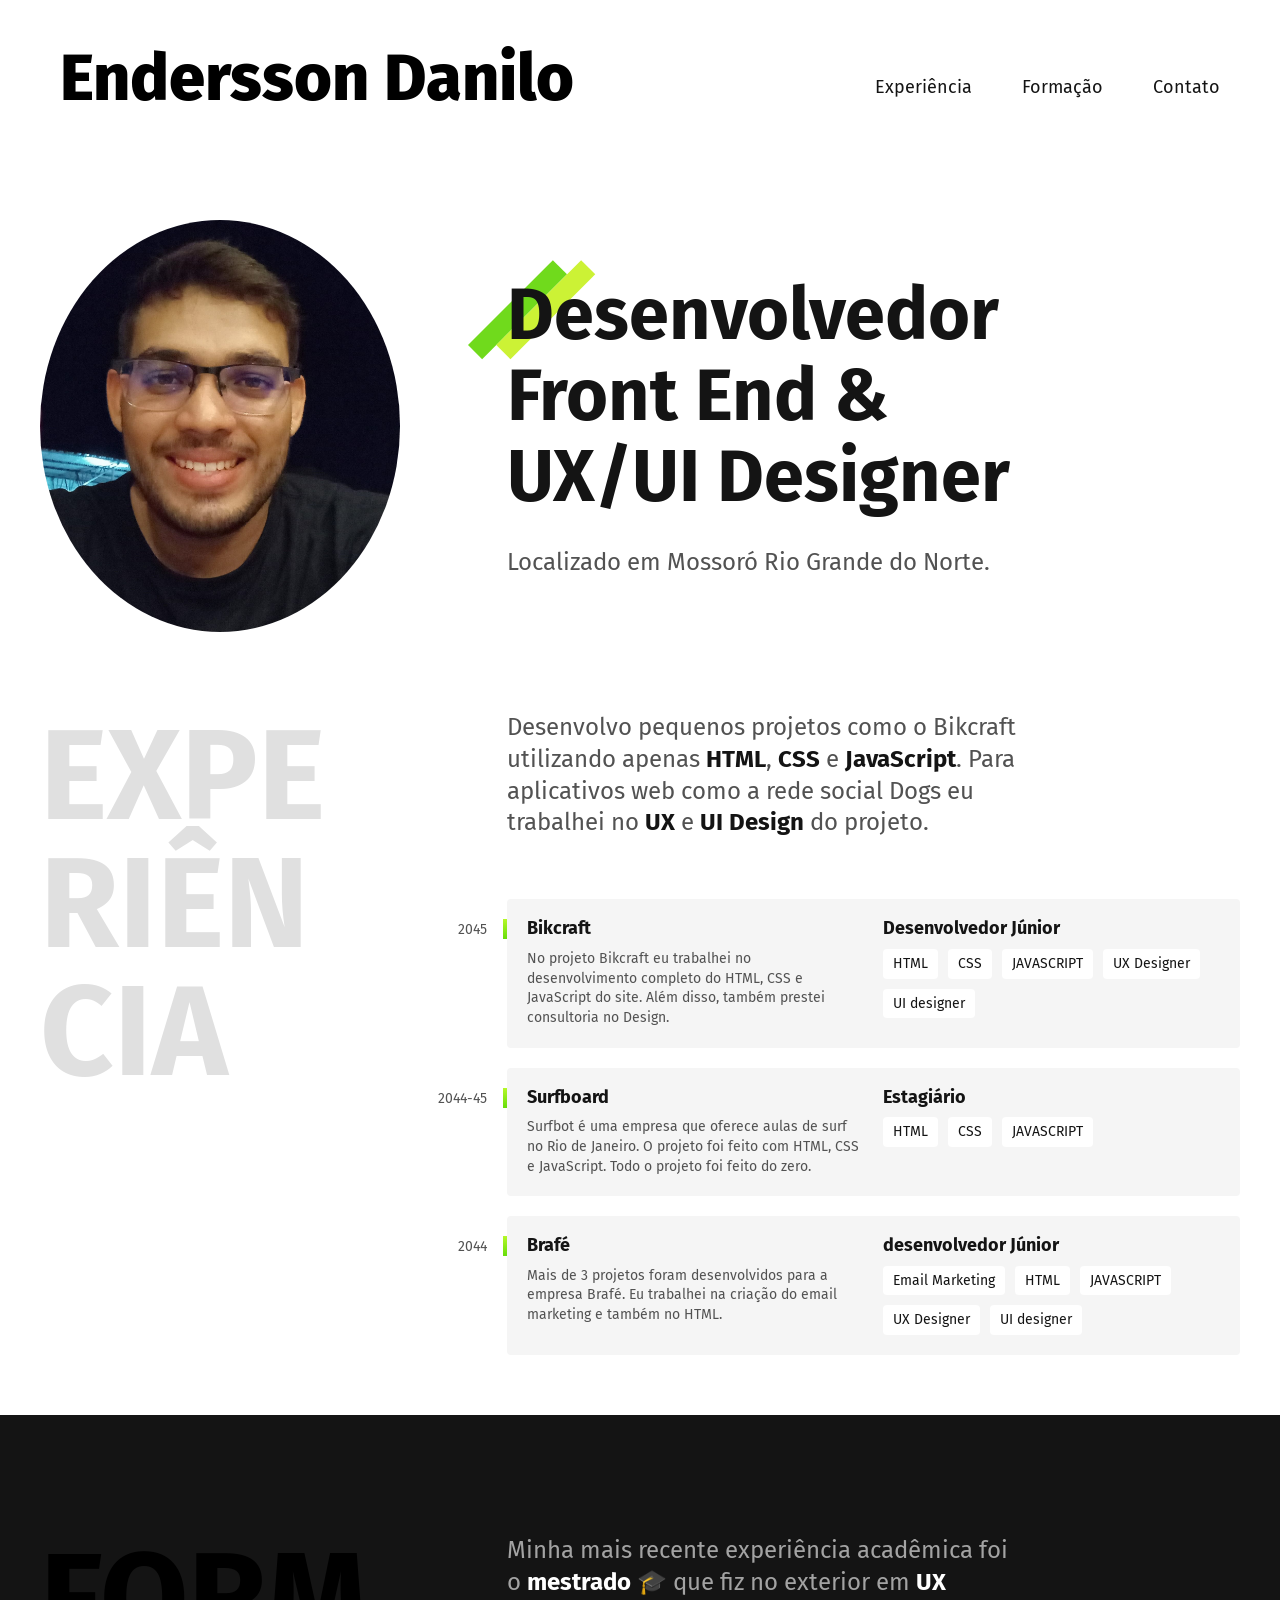
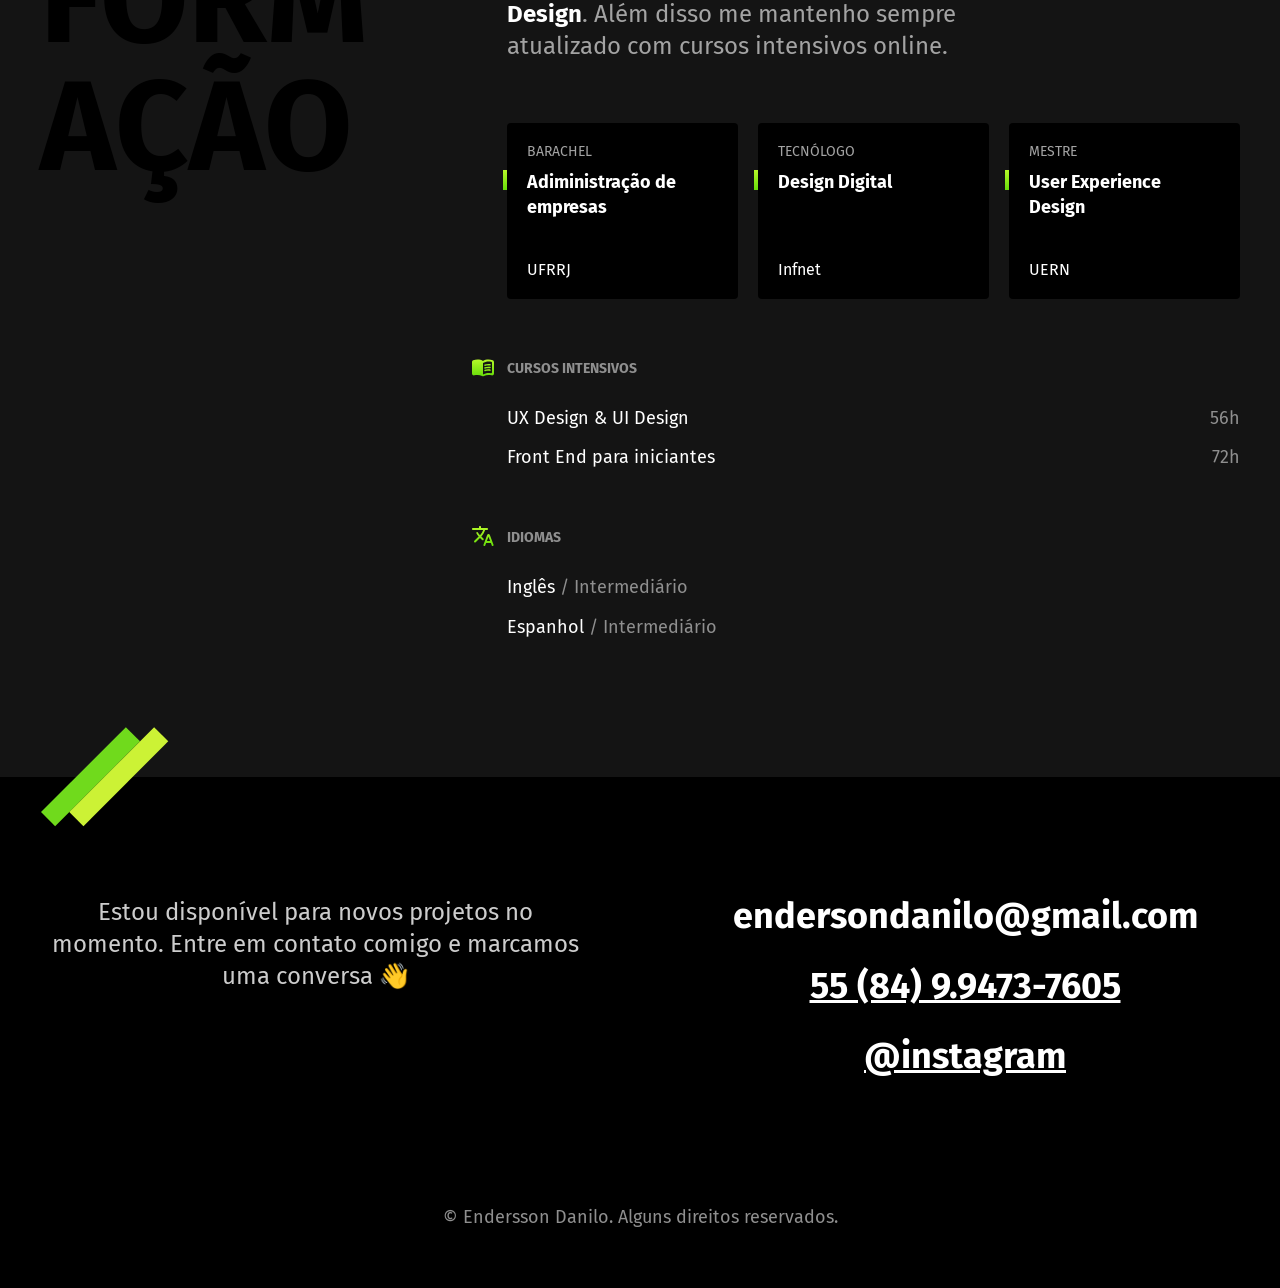
<file: index.html>
<!DOCTYPE html>
<html lang="pt-br">

<head>
  <meta charset="UTF-8">
  <meta name="viewport" content="width=device-width, initial-scale=1.0">
  <link rel="stylesheet" href="/css/style.css">
  <link rel="icon" href="./favicon.svg" type="image/svg+xml">

  <link rel="preconnect" href="https://fonts.googleapis.com">
  <link rel="preconnect" href="https://fonts.gstatic.com" crossorigin>
  <link href="https://fonts.googleapis.com/css2?family=Fira+Sans:git wght@400;700&display=swap" rel="stylesheet">

  <title>Lobo - Desenvolvedor e Designer</title>
  <meta name="description" content="Desenvolvedor Front End & UX/UI Designer, localizado em Mossoró Rio Grande do Norte.">
</head>

<body>
  <header class="header">
    <svg width="600" height="100" xmlns="http://www.w3.org/2000/svg">
      <text x="20" y="60" class="text">Endersson Danilo</text>
    </svg>

    <ul class="header-menu">
      <li><a href="#experiencia">Experiência</a></li>
      <li><a href="#formacao">Formação</a></li>
      <li><a href="#contato">Contato</a></li>
    </ul>
  </header>

  <main class="introducao">
    <img class="img-introducao" src="./img/danilo.jpg" alt="Lobo Cinza" width="360" height="540">
    <div>
      <h1>Desenvolvedor<br>Front End &<br>UX/UI Designer</h1>
      <p>Localizado em Mossoró Rio Grande do Norte.</p>
    </div>
  </main>

  <section class="experiencia" id="experiencia" aria-label="Experiência">
    <h2 class="subtitulo">Experiência</h2>
    <div>
      <p class="experiencia-texto">Desenvolvo pequenos projetos como o Bikcraft utilizando apenas <strong>HTML</strong>, <strong>CSS</strong> e <strong>JavaScript</strong>. Para aplicativos web como a rede social Dogs eu trabalhei no <strong>UX</strong> e <strong>UI Design</strong> do projeto.</p>

      <div class="empresa">
        <span class="empresa-ano">2045</span>
        <h3 class="empresa-titulo">Bikcraft</h3>
        <span class="empresa-titulo">Desenvolvedor Júnior</span>
        <p class="empresa-texto">No projeto Bikcraft eu trabalhei no desenvolvimento completo do HTML, CSS e JavaScript do site. Além disso, também prestei consultoria no Design.</p>
        <ul class="empresa-habilidades">
          <li>HTML</li>
          <li>CSS</li>
          <li>JAVASCRIPT</li>
          <li>UX Designer</li>
          <li>UI designer</li>
        </ul>
      </div>

      <div class="empresa">
        <span class="empresa-ano">2044-45</span>
        <h3 class="empresa-titulo">Surfboard</h3>
        <span class="empresa-titulo">Estagiário</span>
        <p class="empresa-texto">Surfbot é uma empresa que oferece aulas de surf no Rio de Janeiro. O projeto foi feito com HTML, CSS e JavaScript. Todo o projeto foi feito do zero.</p>
        <ul class="empresa-habilidades">
          <li>HTML</li>
          <li>CSS</li>
          <li>JAVASCRIPT</li>
        </ul>
      </div>

      <div class="empresa">
        <span class="empresa-ano">2044</span>
        <h3 class="empresa-titulo">Brafé</h3>
        <span class="empresa-titulo">desenvolvedor Júnior</span>
        <p class="empresa-texto">Mais de 3 projetos foram desenvolvidos para a empresa Brafé. Eu trabalhei na criação do email marketing e também no HTML.</p>
        <ul class="empresa-habilidades">
          <li>Email Marketing</li>
          <li>HTML</li>
          <li>JAVASCRIPT</li>
          <li>UX Designer</li>
          <li>UI designer</li>
        </ul>
      </div>
    </div>
  </section>

  <section class="formacao" id="formacao" aria-label="Formação">
    <div class="formacao-container">
      <h2 class="subtitulo">Formação</h2>

      <div>
        <p class="formacao-texto">Minha mais recente experiência acadêmica foi o <strong>mestrado</strong> 🎓 que fiz no exterior em <strong>UX Design</strong>. Além disso me mantenho sempre atualizado com cursos intensivos online.</p>

        <ul class="faculdade-lista">
          <li class="faculdade">
            <span class="faculdade-tipo">Barachel</span>
            <h3 class="faculdade-curso">Adiministração de empresas</h3>
            <span class="faculdade-intituicao">UFRRJ</span>
          </li>

          <li class="faculdade">
            <span class="faculdade-tipo">Tecnólogo</span>
            <h3 class="faculdade-curso">Design Digital</h3>
            <span class="faculdade-intituicao">Infnet</span>
          </li>

          <li class="faculdade">
            <span class="faculdade-tipo">Mestre</span>
            <h3 class="faculdade-curso">User Experience Design</h3>
            <span class="faculdade-intituicao">UERN</span>
          </li>
        </ul>

        <div class="formacao-extra">
          <div class="cursos">
            <h3>Cursos Intensivos</h3>
            <ul>
              <li>UX Design & UI Design <span>56h</span></li>
              <li>Front End para iniciantes <span>72h</span></li>
            </ul>
          </div>

          <div class="idiomas">
            <h3>Idiomas</h3>
            <ul>
              <li>Inglês <span>/ Intermediário</span></li>
              <li>Espanhol <span>/ Intermediário</span></li>
            </ul>
          </div>

        </div>
      </div>
  </section>

  <footer class="footer" id="contato">
    <!-- <a href="#" class="show-botao-topo" id="botao-topo">Voltar ao Topo</a> -->
    <div class="footer-container">
      <p class="footer-texto">Estou disponível para novos projetos no momento. Entre em contato comigo e marcamos uma conversa 👋</p>
      <ul class="footer-contato">
        <li>endersondanilo@gmail.com</li>
        <li><a href="https://wa.me/5584994737605/?text=Olá,%20tudo%20bem?" target="_blank">55 (84) 9.9473-7605</a></li>
        <li><a href="#">@instagram</a></li>
      </ul>
      <p class="footer-copy">&copy Endersson Danilo. Alguns direitos reservados.</p>
    </div>
  </footer>

  <script>function mostrarBotao() {
      if (window.scrollY > document.documentElement.clientHeight) {
        document.getElementById("botao-topo").classList.add("show-botao-topo");
      } else {
        document.getElementById("botao-topo").classList.remove("show-botao-topo");
      }
    }

    window.addEventListener("scroll", mostrarBotao);
  </script>

</body>

</html>
</file>
<file: css/style.css>
@import url(./global.css);
@import url(./header.css);
@import url(./introducao.css);
@import url(./experiencia.css);
@import url(./formacao.css);
@import url(./footer.css);
</file>
